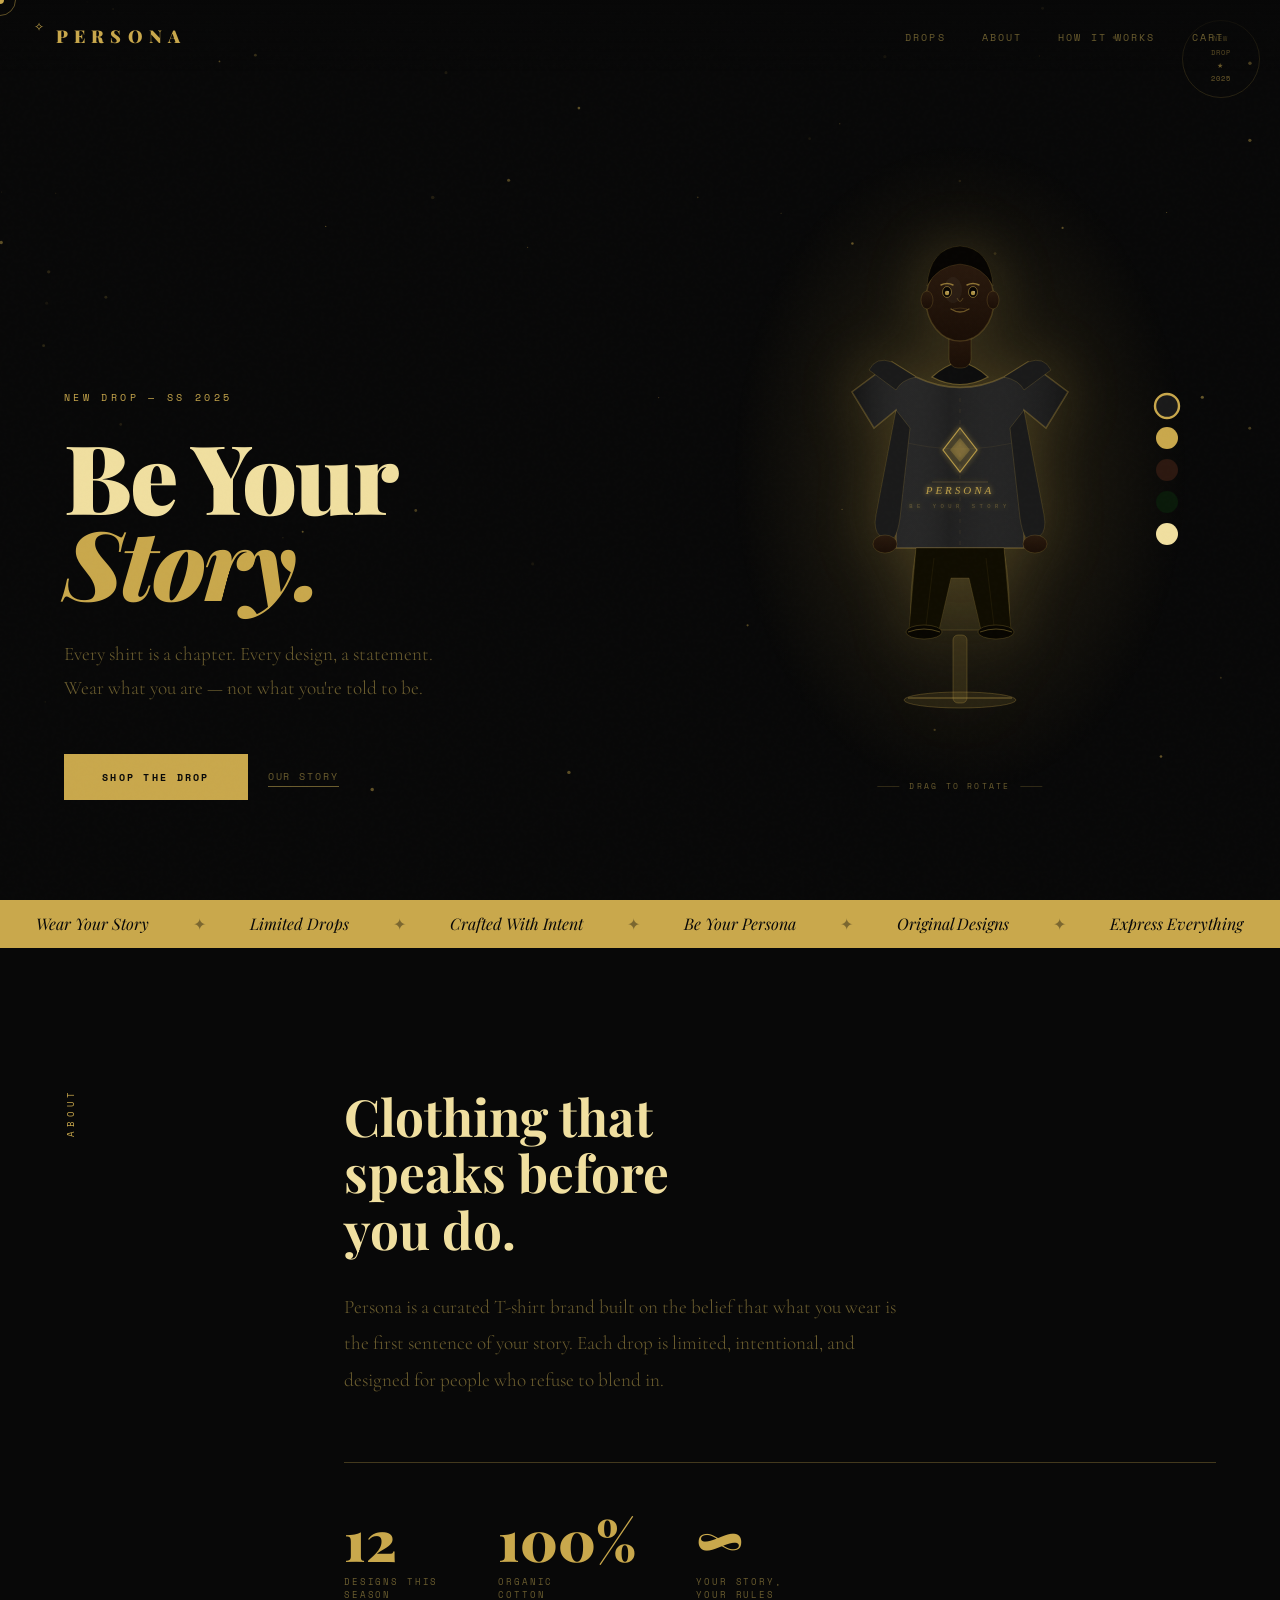
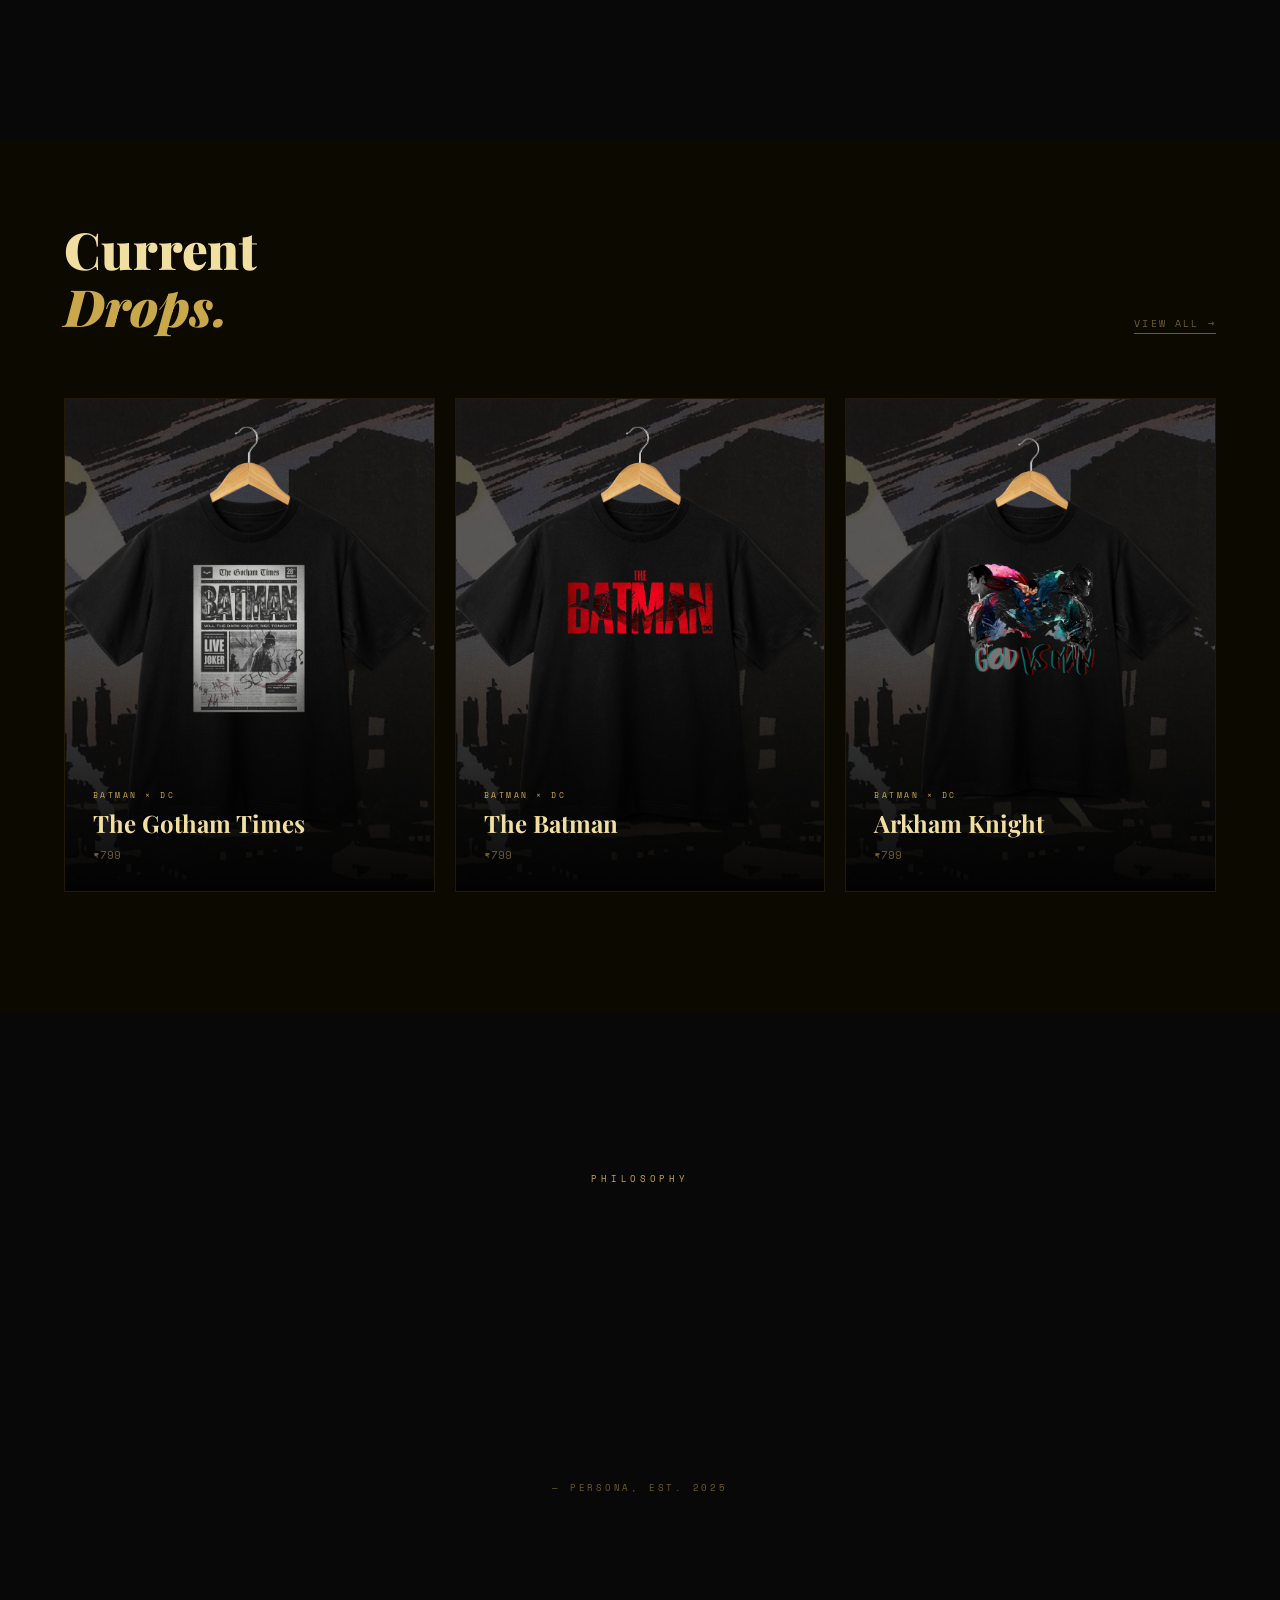
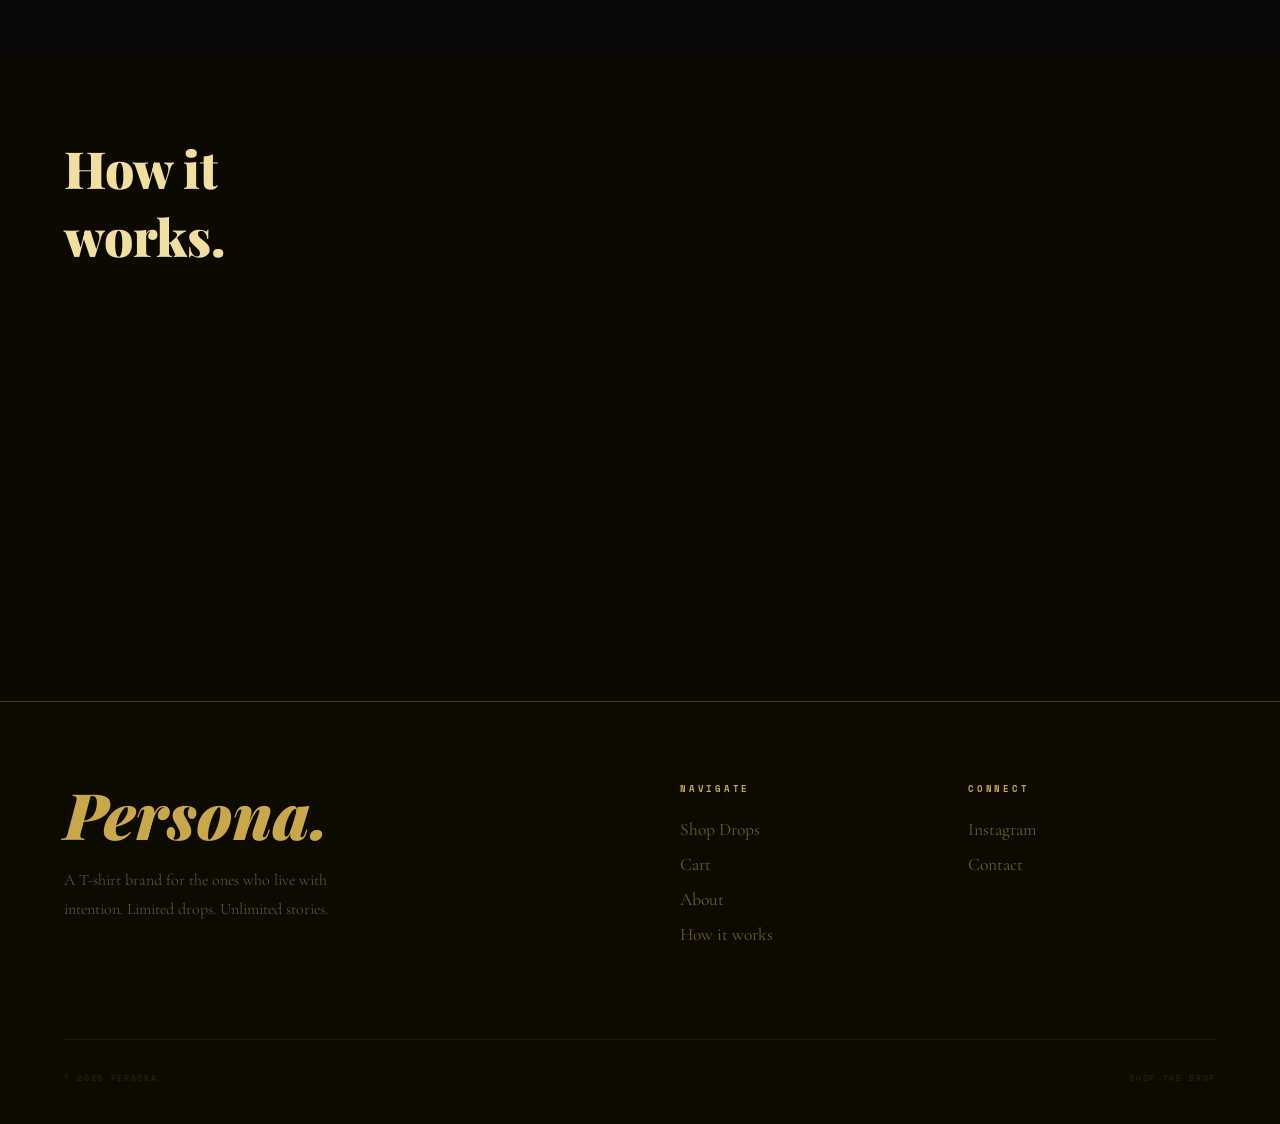
<file: index.html>
<!DOCTYPE html>
<html lang="en">
<head>
  <meta charset="UTF-8" />
  <meta name="viewport" content="width=device-width, initial-scale=1.0"/>
  <title>PERSONA — Wear Your Story</title>
  <link href="https://fonts.googleapis.com/css2?family=Playfair+Display:ital,wght@0,400;0,700;0,900;1,400&family=Cormorant+Garamond:wght@300;400;600&family=Space+Mono:wght@400;700&display=swap" rel="stylesheet"/>
  <style>
    *, *::before, *::after { margin: 0; padding: 0; box-sizing: border-box; }
    :root {
      --black: #080808;
      --deep: #0d0b00;
      --gold: #c9a84c;
      --gold-light: #e8c96a;
      --gold-dim: rgba(201,168,76,0.3);
      --gold-faint: rgba(201,168,76,0.08);
      --muted: #6b5d2f;
      --cream: #f0dfa0;
    }
    html { scroll-behavior: smooth; }
    body {
      background: var(--black);
      color: var(--cream);
      font-family: 'Cormorant Garamond', serif;
      overflow-x: hidden;
      cursor: none;
    }
    #cursor-dot {
      width: 8px; height: 8px;
      background: var(--gold);
      border-radius: 50%;
      position: fixed;
      pointer-events: none;
      z-index: 9999;
      transform: translate(-50%,-50%);
      transition: width .2s, height .2s;
    }
    #cursor-ring {
      width: 32px; height: 32px;
      border: 1.5px solid var(--gold);
      border-radius: 50%;
      position: fixed;
      pointer-events: none;
      z-index: 9998;
      transform: translate(-50%,-50%);
      opacity: 0.45;
      transition: width .3s, height .3s, opacity .3s;
    }
    body.hovering #cursor-dot { width: 14px; height: 14px; background: var(--gold-light); }
    body.hovering #cursor-ring { width: 52px; height: 52px; opacity: 0.2; }

    .trail-particle {
      position: fixed;
      pointer-events: none;
      z-index: 9990;
      transform: translate(-50%,-50%);
      animation: trailFade 0.7s ease forwards;
      line-height: 1;
    }
    @keyframes trailFade {
      0%   { opacity:.8; transform:translate(-50%,-50%) scale(1); }
      100% { opacity:0;  transform:translate(-50%,-50%) scale(0.2) translateY(-18px); }
    }
    .cursor-follower {
      position: fixed;
      pointer-events: none;
      z-index: 9985;
      transform: translate(-50%,-50%);
      animation: floatEmoji 3s ease-in-out infinite;
      color: var(--gold);
      line-height: 1;
    }
    @keyframes floatEmoji {
      0%,100% { transform:translate(-50%,-50%) rotate(-12deg) scale(1); }
      50%      { transform:translate(-50%,-50%) rotate(12deg) scale(1.2); }
    }
    body::after {
      content:'';
      position:fixed; inset:0;
      background-image:url("data:image/svg+xml,%3Csvg viewBox='0 0 256 256' xmlns='http://www.w3.org/2000/svg'%3E%3Cfilter id='n'%3E%3CfeTurbulence type='fractalNoise' baseFrequency='0.85' numOctaves='4' stitchTiles='stitch'/%3E%3C/filter%3E%3Crect width='100%25' height='100%25' filter='url(%23n)' opacity='0.04'/%3E%3C/svg%3E");
      pointer-events:none; z-index:200; opacity:.35;
    }
    nav {
      position:fixed; top:0; left:0; right:0; z-index:500;
      padding:24px 56px;
      display:flex; justify-content:space-between; align-items:center;
      background:linear-gradient(to bottom,rgba(8,8,8,.95),transparent);
    }
    .nav-logo {
      font-family:'Playfair Display',serif;
      font-size:1.1rem; font-weight:900;
      letter-spacing:.35em; text-transform:uppercase;
      color:var(--gold); text-decoration:none;
    }
    .nav-links { display:flex; gap:36px; list-style:none; }
    .nav-links a {
      font-family:'Space Mono',monospace;
      font-size:.6rem; letter-spacing:.22em; text-transform:uppercase;
      color:var(--muted); text-decoration:none; transition:color .2s;
    }
    .nav-links a:hover { color:var(--gold); }

    .hero {
      min-height:100vh;
      display:grid; grid-template-columns:1fr 1fr;
      position:relative; overflow:hidden;
    }
    .hero-bg { position:absolute; inset:0; z-index:0; overflow:hidden; }
    .hero-bg canvas { position:absolute; inset:0; }
    .hero-left {
      display:flex; flex-direction:column; justify-content:flex-end;
      padding:140px 64px 100px; position:relative; z-index:2;
    }
    .hero-eyebrow {
      font-family:'Space Mono',monospace;
      font-size:.6rem; letter-spacing:.35em; text-transform:uppercase;
      color:var(--gold); margin-bottom:28px;
      opacity:0; animation:fadeUp .8s .3s forwards;
    }
    .hero-title {
      font-family:'Playfair Display',serif;
      font-size:clamp(3.5rem,7.5vw,9rem); font-weight:900;
      line-height:.9; letter-spacing:-.02em; color:var(--cream);
      opacity:0; animation:fadeUp .9s .5s forwards;
    }
    .hero-title em { font-style:italic; color:var(--gold); display:block; }
    .hero-sub {
      font-size:1.2rem; font-weight:300; color:var(--muted);
      margin-top:32px; max-width:380px; line-height:1.8;
      opacity:0; animation:fadeUp .9s .7s forwards;
    }
    .hero-cta {
      margin-top:48px; display:flex; gap:20px; align-items:center;
      opacity:0; animation:fadeUp .9s .9s forwards;
    }
    .btn-primary {
      background:var(--gold); color:var(--black);
      padding:15px 38px;
      font-family:'Space Mono',monospace;
      font-size:.65rem; letter-spacing:.22em; text-transform:uppercase;
      text-decoration:none; font-weight:700;
      transition:background .3s, transform .2s, box-shadow .3s;
    }
    .btn-primary:hover { background:var(--gold-light); transform:translateY(-3px); box-shadow:0 12px 40px rgba(201,168,76,.35); }
    .btn-ghost {
      font-family:'Space Mono',monospace;
      font-size:.65rem; letter-spacing:.18em; text-transform:uppercase;
      color:var(--muted); text-decoration:none;
      border-bottom:1px solid var(--muted); padding-bottom:2px;
      transition:color .2s, border-color .2s;
    }
    .btn-ghost:hover { color:var(--gold); border-color:var(--gold); }

    .hero-right {
      position:relative; display:flex; align-items:center; justify-content:center;
      z-index:2; padding:100px 40px 60px;
    }
    .mannequin-wrapper {
      position:relative; width:340px; height:540px;
      display:flex; align-items:center; justify-content:center;
    }
    .mannequin-glow {
      position:absolute; inset:-60px;
      background:radial-gradient(ellipse at center,rgba(201,168,76,.18) 0%,transparent 70%);
      pointer-events:none;
    }
    .mannequin-hint {
      position:absolute; bottom:-52px; left:50%;
      transform:translateX(-50%);
      font-family:'Space Mono',monospace;
      font-size:.5rem; letter-spacing:.28em; text-transform:uppercase;
      color:var(--muted); white-space:nowrap;
      display:flex; align-items:center; gap:10px;
    }
    .mannequin-hint::before,.mannequin-hint::after {
      content:''; width:22px; height:1px; background:var(--muted); opacity:.4;
    }
    #mannequin-3d {
      width:100%; height:100%;
      display:flex; align-items:center; justify-content:center;
      cursor:grab; user-select:none;
    }
    #mannequin-3d:active { cursor:grabbing; }
    #mannequin-svg {
      width:280px; height:480px;
      filter:drop-shadow(0 0 30px rgba(201,168,76,.22));
      transition:filter .3s;
    }
    #mannequin-3d:hover #mannequin-svg { filter:drop-shadow(0 0 55px rgba(201,168,76,.5)); }
    .shirt-colors {
      position:absolute; right:-48px; top:50%;
      transform:translateY(-50%);
      display:flex; flex-direction:column; gap:10px;
    }
    .shirt-swatch {
      width:22px; height:22px; border-radius:50%;
      border:2px solid transparent;
      cursor:none; transition:border-color .2s, transform .2s;
    }
    .shirt-swatch.active { border-color:var(--gold); transform:scale(1.2); }
    .shirt-swatch:hover { transform:scale(1.15); }
    .design-badge {
      position:absolute; top:20px; right:20px;
      width:78px; height:78px;
      border:1px solid var(--gold-dim); border-radius:50%;
      display:flex; align-items:center; justify-content:center;
      flex-direction:column; text-align:center;
      animation:spin 22s linear infinite; opacity:.55;
    }
    .design-badge span {
      font-family:'Space Mono',monospace;
      font-size:.42rem; letter-spacing:.15em; text-transform:uppercase;
      color:var(--gold); line-height:2;
    }
    @keyframes spin { from{transform:rotate(0)} to{transform:rotate(360deg)} }

    .marquee-wrap { background:var(--gold); padding:13px 0; overflow:hidden; white-space:nowrap; }
    .marquee-track { display:inline-flex; animation:marquee 20s linear infinite; }
    .marquee-track span { font-family:'Playfair Display',serif; font-size:1rem; font-style:italic; color:var(--black); padding:0 36px; }
    .marquee-track .dot { font-style:normal; opacity:.4; padding:0 8px; }
    @keyframes marquee { from{transform:translateX(0)} to{transform:translateX(-50%)} }

    .about {
      padding:140px 64px; max-width:1400px; margin:0 auto;
      display:grid; grid-template-columns:200px 1fr; gap:80px; align-items:start;
    }
    .section-label {
      font-family:'Space Mono',monospace; font-size:.58rem;
      letter-spacing:.4em; text-transform:uppercase; color:var(--gold);
      writing-mode:vertical-rl; transform:rotate(180deg);
    }
    .about-content h2 {
      font-family:'Playfair Display',serif;
      font-size:clamp(2.5rem,4vw,4.5rem); font-weight:700;
      line-height:1.1; margin-bottom:32px; color:var(--cream);
    }
    .about-content p { font-size:1.2rem; font-weight:300; line-height:1.9; color:var(--muted); max-width:580px; }
    .about-stats {
      display:flex; gap:60px; margin-top:64px; padding-top:48px;
      border-top:1px solid var(--gold-dim);
    }
    .stat-num { font-family:'Playfair Display',serif; font-size:3.5rem; font-weight:900; color:var(--gold); line-height:1; }
    .stat-label { font-family:'Space Mono',monospace; font-size:.58rem; letter-spacing:.2em; text-transform:uppercase; color:var(--muted); margin-top:8px; }

    .drops { padding:80px 64px 120px; background:#0b0900; }
    .drops-header {
      display:flex; justify-content:space-between; align-items:flex-end;
      margin-bottom:64px; max-width:1400px; margin-left:auto; margin-right:auto;
    }
    .drops-header h2 { font-family:'Playfair Display',serif; font-size:clamp(2rem,4vw,4rem); font-weight:900; color:var(--cream); line-height:1.1; }
    .drops-header h2 em { font-style:italic; color:var(--gold); }
    .drops-header a {
      font-family:'Space Mono',monospace; font-size:.62rem; letter-spacing:.22em; text-transform:uppercase;
      color:var(--muted); text-decoration:none; border-bottom:1px solid var(--muted);
      padding-bottom:2px; white-space:nowrap; transition:color .2s, border-color .2s;
    }
    .drops-header a:hover { color:var(--gold); border-color:var(--gold); }
    .drops-grid { display:grid; grid-template-columns:repeat(3,1fr); gap:20px; max-width:1400px; margin:0 auto; }
    .drop-card {
      position:relative; aspect-ratio:3/4; overflow:hidden;
      background:#0d0a00; border:1px solid rgba(201,168,76,.1); transition:border-color .3s;
    }
    .drop-card:hover { border-color:rgba(201,168,76,.4); }
    .drop-card-bg { position:absolute; inset:0; display:flex; align-items:center; justify-content:center; transition:transform .6s cubic-bezier(.25,.46,.45,.94); }
    .drop-card:hover .drop-card-bg { transform:scale(1.06); }
    .drop-overlay { position:absolute; inset:0; background:linear-gradient(to top,rgba(0,0,0,.9) 0%,transparent 55%); }
    .drop-info { position:absolute; bottom:0; left:0; right:0; padding:28px; }
    .drop-tag { font-family:'Space Mono',monospace; font-size:.52rem; letter-spacing:.3em; text-transform:uppercase; color:var(--gold); margin-bottom:8px; }
    .drop-name { font-family:'Playfair Display',serif; font-size:1.5rem; font-weight:700; color:var(--cream); line-height:1.2; }
    .drop-price { font-family:'Space Mono',monospace; font-size:.7rem; color:var(--muted); margin-top:8px; }

    .philosophy { padding:160px 64px; text-align:center; max-width:900px; margin:0 auto; }
    .philosophy .section-label { writing-mode:horizontal-tb; transform:none; display:block; margin:0 auto 48px; }
    .philosophy blockquote { font-family:'Playfair Display',serif; font-size:clamp(2rem,4vw,3.5rem); font-weight:400; font-style:italic; line-height:1.35; color:var(--cream); }
    .philosophy blockquote em { font-style:normal; color:var(--gold); }
    .philosophy cite { display:block; margin-top:40px; font-family:'Space Mono',monospace; font-size:.58rem; letter-spacing:.3em; text-transform:uppercase; color:var(--muted); font-style:normal; }

    .how { padding:80px 64px 120px; background:#0b0900; }
    .how-header { max-width:1400px; margin:0 auto 80px; }
    .how-header h2 { font-family:'Playfair Display',serif; font-size:clamp(2rem,4vw,4rem); font-weight:900; color:var(--cream); }
    .how-steps { display:grid; grid-template-columns:repeat(4,1fr); gap:40px; max-width:1400px; margin:0 auto; }
    .step { padding-top:24px; border-top:1px solid var(--gold-dim); }
    .step-num { font-family:'Playfair Display',serif; font-size:4rem; font-weight:900; color:var(--gold); opacity:.18; line-height:1; margin-bottom:16px; }
    .step-title { font-family:'Playfair Display',serif; font-size:1.35rem; font-weight:700; margin-bottom:12px; color:var(--cream); }
    .step-desc { font-size:1rem; font-weight:300; color:var(--muted); line-height:1.8; }

    footer { background:var(--deep); padding:80px 64px 40px; border-top:1px solid var(--gold-dim); }
    .footer-top { display:grid; grid-template-columns:1fr 1fr; gap:80px; max-width:1400px; margin:0 auto; padding-bottom:80px; border-bottom:1px solid rgba(201,168,76,.08); }
    .footer-brand h3 { font-family:'Playfair Display',serif; font-size:clamp(2.5rem,5vw,5rem); font-weight:900; font-style:italic; color:var(--gold); line-height:1; }
    .footer-brand p { font-size:1rem; font-weight:300; color:var(--muted); margin-top:20px; max-width:320px; line-height:1.8; }
    .footer-links h4 { font-family:'Space Mono',monospace; font-size:.58rem; letter-spacing:.3em; text-transform:uppercase; color:var(--gold); margin-bottom:24px; }
    .footer-links ul { list-style:none; }
    .footer-links li { margin-bottom:14px; }
    .footer-links a { font-family:'Cormorant Garamond',serif; font-size:1.1rem; color:var(--muted); text-decoration:none; transition:color .2s; }
    .footer-links a:hover { color:var(--gold); }
    .footer-bottom { max-width:1400px; margin:0 auto; padding-top:32px; display:flex; justify-content:space-between; align-items:center; }
    .footer-bottom p { font-family:'Space Mono',monospace; font-size:.52rem; letter-spacing:.2em; color:rgba(201,168,76,.2); text-transform:uppercase; }
    .footer-bottom a { color:rgba(201,168,76,.2); text-decoration:none; transition:color .2s; }
    .footer-bottom a:hover { color:var(--gold); }

    @keyframes fadeUp { from{opacity:0;transform:translateY(30px)} to{opacity:1;transform:translateY(0)} }

    @media(max-width:900px){
      .hero{grid-template-columns:1fr;min-height:auto}
      .hero-left{padding:120px 32px 40px}
      .hero-right{padding:40px 32px 80px}
      nav{padding:20px 32px}
      .nav-links{display:none}
      .about{grid-template-columns:1fr;padding:80px 32px;gap:24px}
      .section-label{writing-mode:horizontal-tb;transform:none;margin-bottom:12px}
      .drops{padding:60px 32px 80px}
      .drops-header{flex-direction:column;align-items:flex-start;gap:20px}
      .drops-grid{grid-template-columns:1fr 1fr}
      .how{padding:60px 32px 80px}
      .how-steps{grid-template-columns:1fr 1fr}
      .philosophy{padding:80px 32px}
      footer{padding:60px 32px 32px}
      .footer-top{grid-template-columns:1fr;gap:48px}
      .about-stats{gap:32px}
      .shirt-colors{right:-35px}
    }
    @media(max-width:600px){
      .drops-grid{grid-template-columns:1fr}
      .how-steps{grid-template-columns:1fr}
    }
  </style>
</head>
<body>

<div id="cursor-dot"></div>
<div id="cursor-ring"></div>
<div class="cursor-follower" id="f1" style="font-size:1rem">✦</div>
<div class="cursor-follower" id="f2" style="font-size:.85rem">★</div>
<div class="cursor-follower" id="f3" style="font-size:1.1rem">◆</div>
<div class="cursor-follower" id="f4" style="font-size:.75rem">✧</div>

<nav>
  <a href="#" class="nav-logo">Persona</a>
  <ul class="nav-links">
    <li><a href="shop.html">Drops</a></li>
    <li><a href="#about">About</a></li>
    <li><a href="#how">How it works</a></li>
    <li><a href="cart.html">Cart</a></li>
  </ul>
</nav>

<section class="hero" id="home">
  <div class="hero-bg"><canvas id="particleCanvas"></canvas></div>
  <div class="hero-left">
    <p class="hero-eyebrow">New Drop — SS 2025</p>
    <h1 class="hero-title">Be Your<br/><em>Story.</em></h1>
    <p class="hero-sub">Every shirt is a chapter. Every design, a statement. Wear what you are — not what you're told to be.</p>
    <div class="hero-cta">
      <a href="shop.html" class="btn-primary">Shop the Drop</a>
      <a href="#about" class="btn-ghost">Our story</a>
    </div>
  </div>

  <div class="hero-right">
    <div class="design-badge"><span>NEW<br/>DROP<br/>★<br/>2025</span></div>
    <div class="mannequin-wrapper">
      <div class="mannequin-glow"></div>
      <div class="shirt-colors" id="shirtColors">
        <div class="shirt-swatch active" style="background:#1a1a1a" data-color="#1a1a1a"></div>
        <div class="shirt-swatch" style="background:#c9a84c" data-color="#c9a84c"></div>
        <div class="shirt-swatch" style="background:#2c1810" data-color="#2c1810"></div>
        <div class="shirt-swatch" style="background:#0a1a0a" data-color="#0a1a0a"></div>
        <div class="shirt-swatch" style="background:#f0dfa0" data-color="#f0dfa0"></div>
      </div>
      <div id="mannequin-3d">
        <svg id="mannequin-svg" viewBox="0 0 280 480" fill="none" xmlns="http://www.w3.org/2000/svg">
          <defs>
            <linearGradient id="bodyShade" x1="0" y1="0" x2="1" y2="0">
              <stop offset="0%" stop-color="rgba(0,0,0,0.35)"/>
              <stop offset="45%" stop-color="rgba(255,255,255,0.04)"/>
              <stop offset="100%" stop-color="rgba(0,0,0,0.28)"/>
            </linearGradient>
            <linearGradient id="skinGrad" x1="0" y1="0" x2="0" y2="1">
              <stop offset="0%" stop-color="#2a1a0e"/>
              <stop offset="100%" stop-color="#1a0e06"/>
            </linearGradient>
            <filter id="glow2">
              <feGaussianBlur stdDeviation="2.5" result="b"/>
              <feMerge><feMergeNode in="b"/><feMergeNode in="SourceGraphic"/></feMerge>
            </filter>
          </defs>

          <!-- Stand -->
          <ellipse cx="140" cy="470" rx="56" ry="8" fill="rgba(201,168,76,.12)" stroke="rgba(201,168,76,.25)" stroke-width="1"/>
          <rect x="133" y="405" width="14" height="68" rx="5" fill="rgba(201,168,76,.15)" stroke="rgba(201,168,76,.25)" stroke-width="1"/>
          <line x1="88" y1="468" x2="192" y2="468" stroke="rgba(201,168,76,.25)" stroke-width="2"/>

          <!-- Hips -->
          <path d="M96 320 Q89 360 91 400 L189 400 Q191 360 184 320 Z" fill="rgba(201,168,76,.05)" stroke="rgba(201,168,76,.18)" stroke-width="1"/>

          <!-- SHIRT body -->
          <path id="shirt-body"
            d="M72 132 L32 162 L54 198 L76 180 L76 318 L204 318 L204 180 L226 198 L248 162 L208 132 L184 147 Q140 168 96 147 Z"
            fill="#1a1a1a" stroke="rgba(201,168,76,.32)" stroke-width="1.5"/>
          <!-- Shade overlay -->
          <path d="M72 132 L32 162 L54 198 L76 180 L76 318 L204 318 L204 180 L226 198 L248 162 L208 132 L184 147 Q140 168 96 147 Z"
            fill="url(#bodyShade)" opacity=".65"/>

          <!-- Shirt seam -->
          <line x1="140" y1="168" x2="140" y2="316" stroke="rgba(201,168,76,.1)" stroke-width="1" stroke-dasharray="4,7"/>
          <path d="M76 210 Q140 228 204 210" stroke="rgba(201,168,76,.08)" stroke-width="1" fill="none"/>

          <!-- PERSONA print design -->
          <g id="shirt-design" filter="url(#glow2)">
            <polygon points="140,198 157,220 140,242 123,220" stroke="rgba(201,168,76,.85)" stroke-width="1.2" fill="rgba(201,168,76,.07)"/>
            <polygon points="140,208 150,220 140,232 130,220" fill="rgba(201,168,76,.28)"/>
            <line x1="112" y1="252" x2="168" y2="252" stroke="rgba(201,168,76,.28)" stroke-width=".8"/>
            <text x="140" y="264" text-anchor="middle" font-family="serif" font-size="11" font-style="italic" fill="rgba(201,168,76,.9)" letter-spacing="3">PERSONA</text>
            <text x="140" y="278" text-anchor="middle" font-family="monospace" font-size="5.5" fill="rgba(201,168,76,.38)" letter-spacing="4.5">BE YOUR STORY</text>
          </g>

          <!-- Collar -->
          <path d="M112 147 Q140 162 168 147 Q155 135 140 132 Q125 135 112 147 Z"
            fill="#0d0d0d" stroke="rgba(201,168,76,.4)" stroke-width="1.2"/>
          <!-- Shoulder seams -->
          <path d="M72 132 Q56 126 49 140 L76 160 Q81 150 96 147 Z" fill="#1a1a1a" stroke="rgba(201,168,76,.18)" stroke-width="1"/>
          <path d="M208 132 Q224 126 231 140 L204 160 Q199 150 184 147 Z" fill="#1a1a1a" stroke="rgba(201,168,76,.18)" stroke-width="1"/>

          <!-- Neck -->
          <rect x="129" y="92" width="22" height="46" rx="9" fill="url(#skinGrad)" stroke="rgba(201,168,76,.18)" stroke-width="1"/>

          <!-- Head -->
          <ellipse cx="140" cy="70" rx="34" ry="41" fill="url(#skinGrad)" stroke="rgba(201,168,76,.22)" stroke-width="1.5"/>
          <ellipse cx="133" cy="60" rx="9" ry="13" fill="rgba(255,255,255,0.035)"/>
          <!-- Eyes -->
          <ellipse cx="127" cy="62" rx="4.5" ry="5.5" fill="#060402" stroke="rgba(201,168,76,.5)" stroke-width="1"/>
          <ellipse cx="153" cy="62" rx="4.5" ry="5.5" fill="#060402" stroke="rgba(201,168,76,.5)" stroke-width="1"/>
          <circle cx="127" cy="63" r="2.2" fill="rgba(201,168,76,.85)"/>
          <circle cx="153" cy="63" r="2.2" fill="rgba(201,168,76,.85)"/>
          <circle cx="128.2" cy="61.8" r=".7" fill="rgba(255,255,255,.5)"/>
          <circle cx="154.2" cy="61.8" r=".7" fill="rgba(255,255,255,.5)"/>
          <!-- Eyebrows -->
          <path d="M121 55 Q127 52 133 55" stroke="rgba(201,168,76,.65)" stroke-width="1.5" fill="none" stroke-linecap="round"/>
          <path d="M147 55 Q153 52 159 55" stroke="rgba(201,168,76,.65)" stroke-width="1.5" fill="none" stroke-linecap="round"/>
          <!-- Nose -->
          <path d="M137 68 Q140 75 143 68" stroke="rgba(201,168,76,.28)" stroke-width="1" fill="none"/>
          <!-- Lips -->
          <path d="M131 79 Q140 85 149 79" stroke="rgba(201,168,76,.45)" stroke-width="1.3" fill="none" stroke-linecap="round"/>
          <path d="M133 79 Q140 77 147 79" stroke="rgba(201,168,76,.2)" stroke-width=".8" fill="none"/>
          <!-- Hair -->
          <path d="M107 56 Q110 18 140 16 Q170 18 173 56 Q163 36 140 34 Q117 36 107 56 Z"
            fill="#060402" stroke="rgba(201,168,76,.12)" stroke-width="1"/>
          <!-- Ears -->
          <ellipse cx="107" cy="70" rx="6" ry="9" fill="url(#skinGrad)" stroke="rgba(201,168,76,.18)" stroke-width="1"/>
          <ellipse cx="173" cy="70" rx="6" ry="9" fill="url(#skinGrad)" stroke="rgba(201,168,76,.18)" stroke-width="1"/>

          <!-- Arms -->
          <path d="M76 180 L56 285 Q53 300 60 306 L74 308 Q78 302 80 288 L90 198 Z"
            fill="#1a1a1a" stroke="rgba(201,168,76,.18)" stroke-width="1"/>
          <ellipse cx="65" cy="314" rx="12" ry="9" fill="url(#skinGrad)" stroke="rgba(201,168,76,.18)" stroke-width="1"/>
          <path d="M204 180 L224 285 Q227 300 220 306 L206 308 Q202 302 200 288 L190 198 Z"
            fill="#1a1a1a" stroke="rgba(201,168,76,.18)" stroke-width="1"/>
          <ellipse cx="215" cy="314" rx="12" ry="9" fill="url(#skinGrad)" stroke="rgba(201,168,76,.18)" stroke-width="1"/>

          <!-- Legs -->
          <path d="M96 318 L89 400 L119 400 L131 348 L149 348 L161 400 L191 400 L184 318 Z"
            fill="#100d00" stroke="rgba(201,168,76,.16)" stroke-width="1"/>
          <line x1="114" y1="328" x2="106" y2="396" stroke="rgba(201,168,76,.08)" stroke-width="1"/>
          <line x1="166" y1="328" x2="174" y2="396" stroke="rgba(201,168,76,.08)" stroke-width="1"/>

          <!-- Shoes -->
          <ellipse cx="104" cy="402" rx="18" ry="7" fill="#080600" stroke="rgba(201,168,76,.22)" stroke-width="1"/>
          <ellipse cx="176" cy="402" rx="18" ry="7" fill="#080600" stroke="rgba(201,168,76,.22)" stroke-width="1"/>
          <path d="M88 402 Q104 396 120 402" stroke="rgba(201,168,76,.38)" stroke-width="1" fill="none"/>
          <path d="M160 402 Q176 396 192 402" stroke="rgba(201,168,76,.38)" stroke-width="1" fill="none"/>
        </svg>
      </div>
      <div class="mannequin-hint">drag to rotate</div>
    </div>
  </div>
</section>

<div class="marquee-wrap">
  <div class="marquee-track">
    <span>Wear Your Story</span><span class="dot">✦</span>
    <span>Limited Drops</span><span class="dot">✦</span>
    <span>Crafted With Intent</span><span class="dot">✦</span>
    <span>Be Your Persona</span><span class="dot">✦</span>
    <span>Original Designs</span><span class="dot">✦</span>
    <span>Express Everything</span><span class="dot">✦</span>
    <span>Wear Your Story</span><span class="dot">✦</span>
    <span>Limited Drops</span><span class="dot">✦</span>
    <span>Crafted With Intent</span><span class="dot">✦</span>
    <span>Be Your Persona</span><span class="dot">✦</span>
    <span>Original Designs</span><span class="dot">✦</span>
    <span>Express Everything</span><span class="dot">✦</span>
  </div>
</div>

<section class="about" id="about">
  <div><div class="section-label">About</div></div>
  <div class="about-content">
    <h2>Clothing that<br/>speaks before<br/>you do.</h2>
    <p>Persona is a curated T-shirt brand built on the belief that what you wear is the first sentence of your story. Each drop is limited, intentional, and designed for people who refuse to blend in.</p>
    <div class="about-stats">
      <div><div class="stat-num">12</div><div class="stat-label">Designs this<br/>season</div></div>
      <div><div class="stat-num">100%</div><div class="stat-label">Organic<br/>cotton</div></div>
      <div><div class="stat-num">∞</div><div class="stat-label">Your story,<br/>your rules</div></div>
    </div>
  </div>
</section>

<section class="drops" id="drops">
  <div class="drops-header">
    <h2>Current<br/><em>Drops.</em></h2>
    <a href="shop.html">View All →</a>
  </div>
  <div class="drops-grid">
    <a class="drop-card" href="shop.html" style="text-decoration:none;display:block;">
      <div class="drop-card-bg">
        <img src="./images/img_01.png" alt="The Gotham Times" style="width:100%;height:100%;object-fit:cover;"/>
      </div>
      <div class="drop-overlay"></div>
      <div class="drop-info"><p class="drop-tag">Batman × DC</p><h3 class="drop-name">The Gotham Times</h3><p class="drop-price">₹799</p></div>
    </a>
    <a class="drop-card" href="shop.html" style="text-decoration:none;display:block;">
      <div class="drop-card-bg">
        <img src="./images/img_02.png" alt="The Batman" style="width:100%;height:100%;object-fit:cover;"/>
      </div>
      <div class="drop-overlay"></div>
      <div class="drop-info"><p class="drop-tag">Batman × DC</p><h3 class="drop-name">The Batman</h3><p class="drop-price">₹799</p></div>
    </a>
    <a class="drop-card" href="shop.html" style="text-decoration:none;display:block;">
      <div class="drop-card-bg">
        <img src="./images/img_03.png" alt="Arkham Knight" style="width:100%;height:100%;object-fit:cover;"/>
      </div>
      <div class="drop-overlay"></div>
      <div class="drop-info"><p class="drop-tag">Batman × DC</p><h3 class="drop-name">Arkham Knight</h3><p class="drop-price">₹799</p></div>
    </a>
  </div>
</section>

<section class="philosophy">
  <span class="section-label">Philosophy</span>
  <blockquote>"Your clothes are not just fabric —<br/>they're the <em>loudest thing</em> about you<br/>before you say a word."</blockquote>
  <cite>— Persona, est. 2025</cite>
</section>

<section class="how" id="how">
  <div class="how-header"><h2>How it<br/>works.</h2></div>
  <div class="how-steps">
    <div class="step"><div class="step-num">01</div><h3 class="step-title">Browse the Drop</h3><p class="step-desc">Each collection is limited. Pick the design that speaks your story before it's gone.</p></div>
    <div class="step"><div class="step-num">02</div><h3 class="step-title">Choose Your Fit</h3><p class="step-desc">Select your size. All shirts are unisex, made from 100% organic cotton.</p></div>
    <div class="step"><div class="step-num">03</div><h3 class="step-title">We Print & Ship</h3><p class="step-desc">Your order is printed on demand and shipped directly to your door. No middlemen.</p></div>
    <div class="step"><div class="step-num">04</div><h3 class="step-title">Wear Your Story</h3><p class="step-desc">Step out in something that actually means something. That's the Persona way.</p></div>
  </div>
</section>

<footer>
  <div class="footer-top">
    <div class="footer-brand">
      <h3>Persona.</h3>
      <p>A T-shirt brand for the ones who live with intention. Limited drops. Unlimited stories.</p>
    </div>
    <div style="display:grid;grid-template-columns:1fr 1fr;gap:40px">
      <div class="footer-links">
        <h4>Navigate</h4>
        <ul>
          <li><a href="shop.html">Shop Drops</a></li>
          <li><a href="cart.html">Cart</a></li>
          <li><a href="#about">About</a></li>
          <li><a href="#how">How it works</a></li>
        </ul>
      </div>
      <div class="footer-links">
        <h4>Connect</h4>
        <ul>
          <li><a href="#">Instagram</a></li>
          <li><a href="#">Contact</a></li>
        </ul>
      </div>
    </div>
  </div>
  <div class="footer-bottom">
    <p>© 2025 Persona.</p>
    <p><a href="shop.html">Shop the Drop</a></p>
  </div>
</footer>

<script>
/* CURSOR */
const dot = document.getElementById('cursor-dot');
const ring = document.getElementById('cursor-ring');
let mx=0,my=0,rx=0,ry=0;

document.addEventListener('mousemove',e=>{ mx=e.clientX; my=e.clientY; dot.style.left=mx+'px'; dot.style.top=my+'px'; spawnTrail(mx,my); });
(function ar(){ rx+=(mx-rx)*.1; ry+=(my-ry)*.1; ring.style.left=rx+'px'; ring.style.top=ry+'px'; requestAnimationFrame(ar); })();
document.querySelectorAll('a,button,.drop-card,.shirt-swatch').forEach(el=>{
  el.addEventListener('mouseenter',()=>document.body.classList.add('hovering'));
  el.addEventListener('mouseleave',()=>document.body.classList.remove('hovering'));
});

/* TRAIL */
const SHAPES=['✦','★','◆','✧','◈','⬡'];
let lastTrail=0;
function spawnTrail(x,y){
  const now=Date.now(); if(now-lastTrail<65) return; lastTrail=now;
  const p=document.createElement('div');
  p.className='trail-particle';
  const s=7+Math.random()*9;
  p.style.cssText=`left:${x}px;top:${y}px;font-size:${s}px;color:rgba(201,168,76,${.35+Math.random()*.45})`;
  p.textContent=SHAPES[Math.floor(Math.random()*SHAPES.length)];
  document.body.appendChild(p);
  setTimeout(()=>p.remove(),750);
}

/* FOLLOWERS */
const fData=[
  {el:document.getElementById('f1'),x:0,y:0,lag:.052,ox:-42,oy:-36},
  {el:document.getElementById('f2'),x:0,y:0,lag:.038,ox: 38,oy:-28},
  {el:document.getElementById('f3'),x:0,y:0,lag:.028,ox:-30,oy: 40},
  {el:document.getElementById('f4'),x:0,y:0,lag:.065,ox: 45,oy: 32},
];
(function af(){
  fData.forEach(f=>{
    f.x+=(mx+f.ox-f.x)*f.lag;
    f.y+=(my+f.oy-f.y)*f.lag;
    f.el.style.left=f.x+'px';
    f.el.style.top=f.y+'px';
  });
  requestAnimationFrame(af);
})();

/* PARTICLE CANVAS */
const canvas=document.getElementById('particleCanvas');
const ctx=canvas.getContext('2d');
function rz(){ canvas.width=canvas.parentElement.offsetWidth; canvas.height=canvas.parentElement.offsetHeight; }
rz(); window.addEventListener('resize',rz);
const pts=Array.from({length:55},()=>({
  x:Math.random()*1400,y:Math.random()*800,
  r:.4+Math.random()*1.4,vx:(Math.random()-.5)*.28,vy:(Math.random()-.5)*.28,
  a:Math.random(),da:.002+Math.random()*.005
}));
(function dp(){
  ctx.clearRect(0,0,canvas.width,canvas.height);
  pts.forEach(p=>{
    p.x+=p.vx; p.y+=p.vy; p.a+=p.da;
    if(p.a>1||p.a<0) p.da*=-1;
    if(p.x<0||p.x>canvas.width) p.vx*=-1;
    if(p.y<0||p.y>canvas.height) p.vy*=-1;
    ctx.beginPath(); ctx.arc(p.x,p.y,p.r,0,Math.PI*2);
    ctx.fillStyle=`rgba(201,168,76,${p.a*.48})`; ctx.fill();
  });
  requestAnimationFrame(dp);
})();

/* MANNEQUIN ROTATE */
const m3d=document.getElementById('mannequin-3d');
const mSvg=document.getElementById('mannequin-svg');
const shirtBody=document.getElementById('shirt-body');
const shirtDesign=document.getElementById('shirt-design');
let drag=false,sx=0,angle=0,tAngle=0,vel=0;

m3d.addEventListener('mousedown',e=>{ drag=true; sx=e.clientX; m3d.style.cursor='grabbing'; });
window.addEventListener('mouseup',()=>{ drag=false; m3d.style.cursor='grab'; });
window.addEventListener('mousemove',e=>{
  if(!drag) return;
  const dx=e.clientX-sx; sx=e.clientX; vel=dx; tAngle+=dx*.65;
});
m3d.addEventListener('touchstart',e=>{ drag=true; sx=e.touches[0].clientX; },{passive:true});
window.addEventListener('touchend',()=>{ drag=false; });
window.addEventListener('touchmove',e=>{
  if(!drag) return;
  const dx=e.touches[0].clientX-sx; sx=e.touches[0].clientX; vel=dx; tAngle+=dx*.65;
},{passive:true});

(function am(){
  if(!drag){ vel*=.92; tAngle+=vel; }
  angle+=(tAngle-angle)*.12;
  const rad=angle*Math.PI/180;
  const cosA=Math.cos(rad);
  const scaleX=Math.max(.12,Math.abs(cosA));
  const flip=cosA<0 ? -scaleX : scaleX;
  mSvg.style.transform=`scaleX(${flip})`;
  if(shirtDesign) shirtDesign.style.opacity=scaleX>.38 ? '1':'0';
  requestAnimationFrame(am);
})();

/* SHIRT COLOR */
document.querySelectorAll('.shirt-swatch').forEach(sw=>{
  sw.addEventListener('click',()=>{
    document.querySelectorAll('.shirt-swatch').forEach(s=>s.classList.remove('active'));
    sw.classList.add('active');
    const c=sw.getAttribute('data-color');
    shirtBody.setAttribute('fill',c);
    const lightColors=['#f0dfa0','#c9a84c'];
    const isLight=lightColors.includes(c);
    if(shirtDesign){
      const fill=isLight?'rgba(10,8,0,0.75)':'';
      const stroke=isLight?'rgba(10,8,0,0.5)':'';
      shirtDesign.querySelectorAll('text,polygon,line').forEach(el=>{
        el.style.fill=fill; el.style.stroke=stroke;
      });
    }
  });
});

/* SCROLL REVEAL */
const obs=new IntersectionObserver(es=>es.forEach(e=>{
  if(e.isIntersecting){ e.target.style.opacity='1'; e.target.style.transform='translateY(0)'; }
}),{threshold:.1});
document.querySelectorAll('.step,.drop-card,.about-content,.philosophy blockquote').forEach(el=>{
  el.style.opacity='0'; el.style.transform='translateY(38px)';
  el.style.transition='opacity .7s ease,transform .7s ease';
  obs.observe(el);
});
</script>
</body>
</html>
</file>
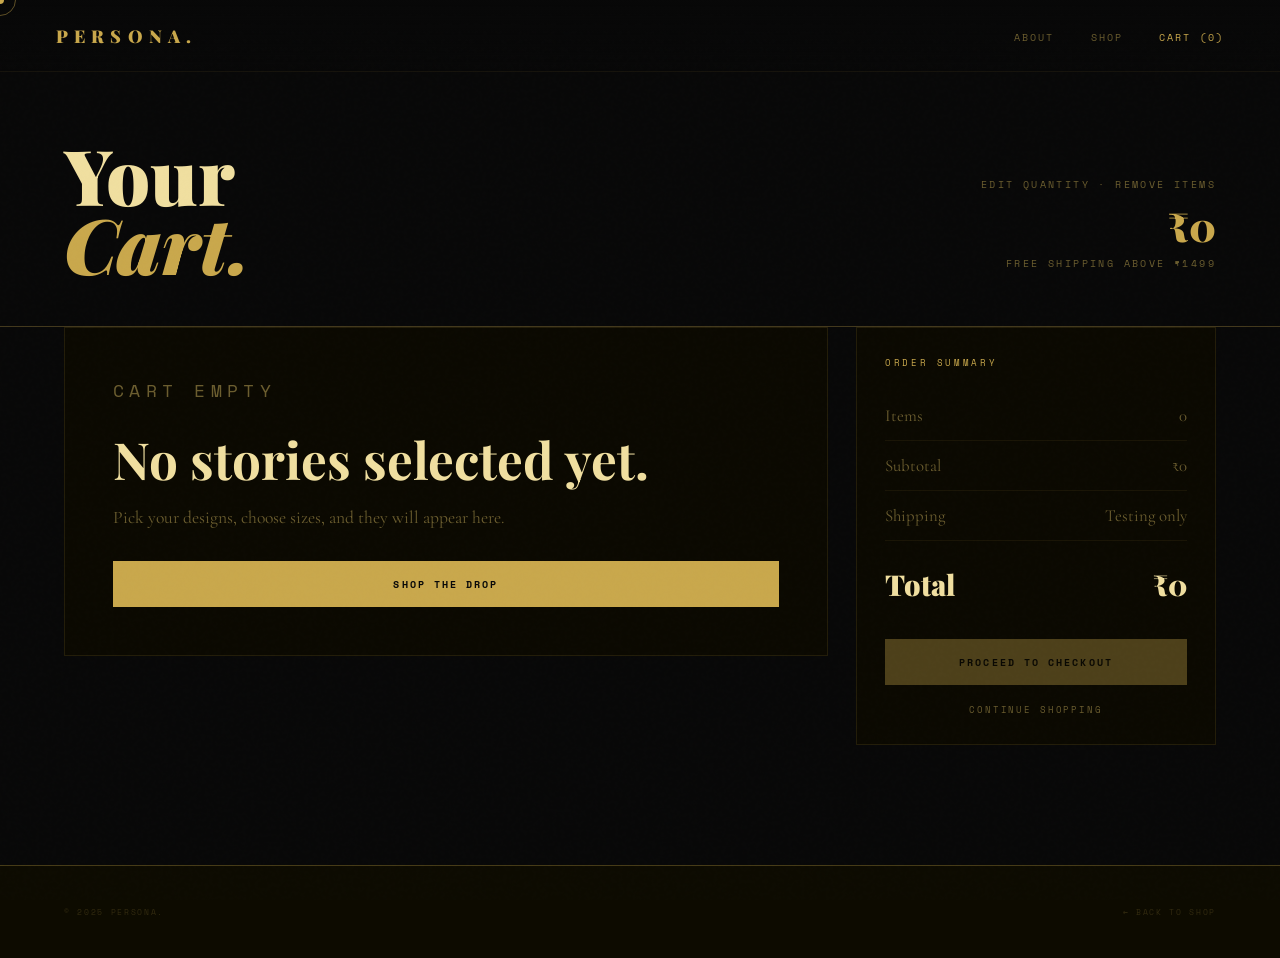
<file: cart.html>
<!DOCTYPE html>
<html lang="en">
<head>
  <meta charset="UTF-8" />
  <meta name="viewport" content="width=device-width, initial-scale=1.0" />
  <title>PERSONA — Cart</title>
  <link href="https://fonts.googleapis.com/css2?family=Playfair+Display:ital,wght@0,400;0,700;0,900;1,400&family=Cormorant+Garamond:wght@300;400;600&family=Space+Mono:wght@400;700&display=swap" rel="stylesheet" />
  <link rel="stylesheet" href="shop.css" />
</head>
<body>
  <div id="cursor-dot"></div>
  <div id="cursor-ring"></div>

  <nav>
    <a class="nav-logo" href="index.html">Persona.</a>
    <ul class="nav-links">
      <li><a href="index.html#about">About</a></li>
      <li><a href="shop.html">Shop</a></li>
      <li><a href="cart.html" style="color:var(--gold)">Cart (<span id="cartCount">0</span>)</a></li>
    </ul>
  </nav>

  <header class="page-header compact-header">
    <h1>Your <em>Cart.</em></h1>
    <div class="page-header-meta">
      <p>Edit quantity · Remove items</p>
      <span id="cartHeaderTotal">₹0</span>
      <p style="margin-top:4px">Free shipping above ₹1499</p>
    </div>
  </header>

  <main class="cart-shell">
    <section class="cart-list" id="cartItems"></section>

    <aside class="cart-summary">
      <p class="summary-label">Order Summary</p>
      <div class="summary-row"><span>Items</span><span id="summaryItems">0</span></div>
      <div class="summary-row"><span>Subtotal</span><span id="summarySubtotal">₹0</span></div>
      <div class="summary-row"><span>Shipping</span><span id="summaryShipping">Testing only</span></div>
      <div class="summary-total"><span>Total</span><span id="summaryTotal">₹0</span></div>
      <a class="summary-btn" id="checkoutLink" href="checkout.html">Proceed to Checkout</a>
      <a class="summary-link" href="shop.html">Continue Shopping</a>
    </aside>
  </main>

  <div class="cart-toast" id="cartToast">Cart updated ✦</div>

  <footer class="shop-footer">
    <p>© 2025 Persona.</p>
    <p><a href="shop.html">← Back to Shop</a></p>
  </footer>

  <script src="cart.js"></script>
</body>
</html>
</file>
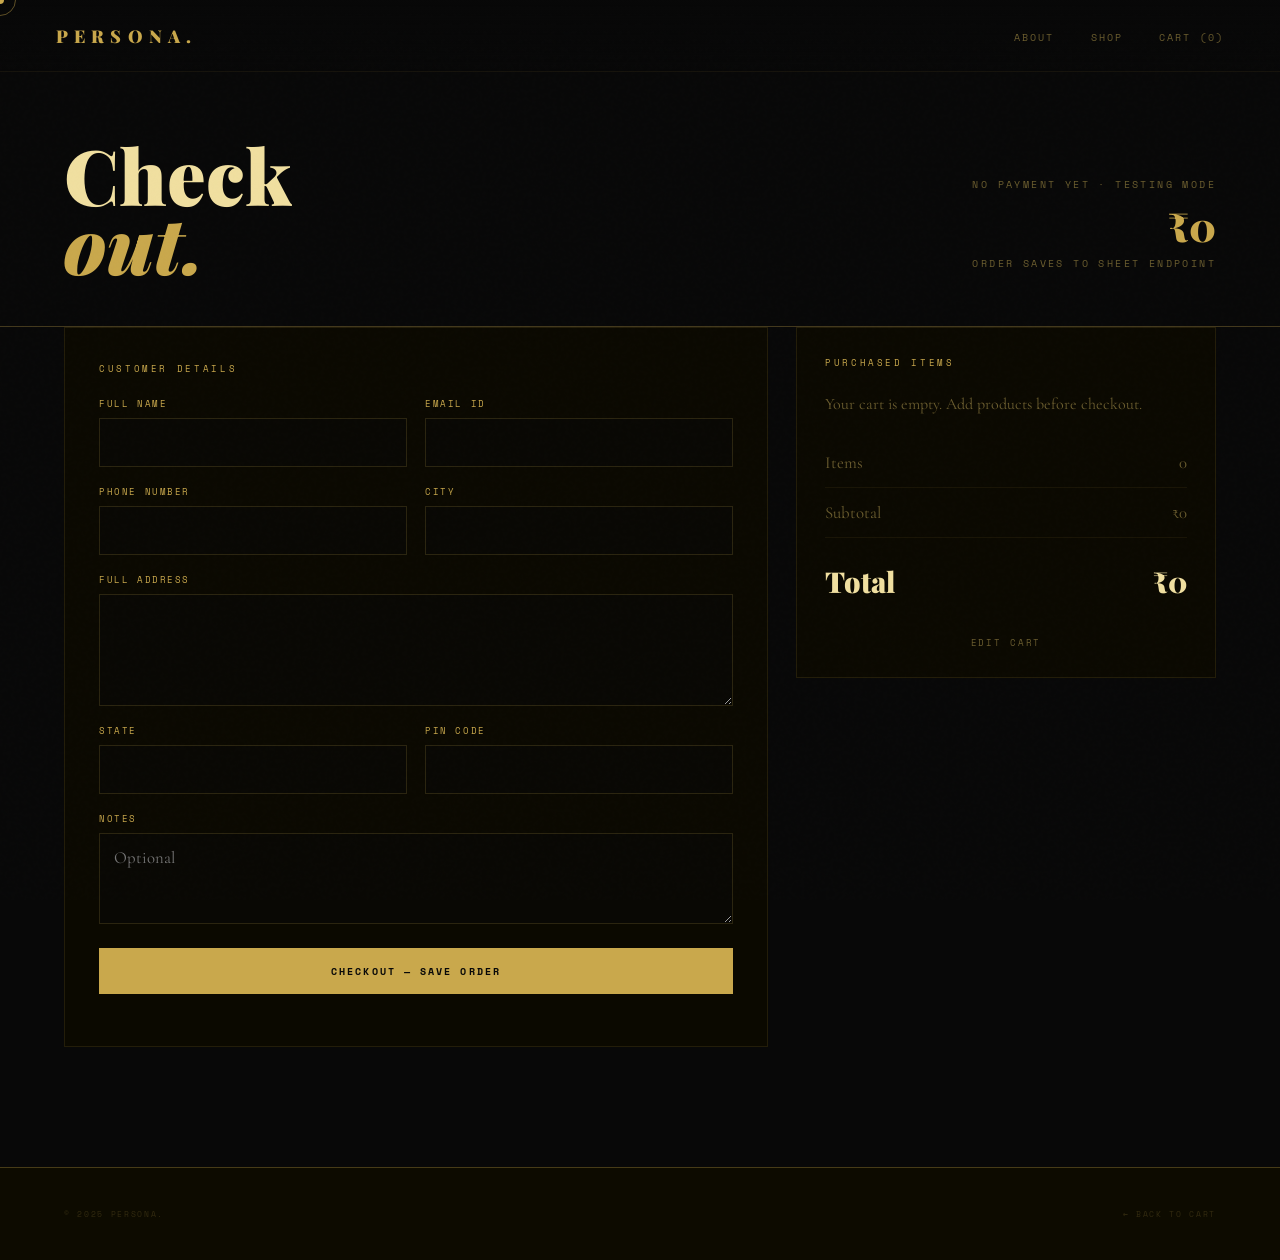
<file: checkout.html>
<!DOCTYPE html>
<html lang="en">
<head>
  <meta charset="UTF-8" />
  <meta name="viewport" content="width=device-width, initial-scale=1.0" />
  <title>PERSONA — Checkout</title>
  <link href="https://fonts.googleapis.com/css2?family=Playfair+Display:ital,wght@0,400;0,700;0,900;1,400&family=Cormorant+Garamond:wght@300;400;600&family=Space+Mono:wght@400;700&display=swap" rel="stylesheet" />
  <link rel="stylesheet" href="shop.css" />
</head>
<body>
  <div id="cursor-dot"></div>
  <div id="cursor-ring"></div>

  <nav>
    <a class="nav-logo" href="index.html">Persona.</a>
    <ul class="nav-links">
      <li><a href="index.html#about">About</a></li>
      <li><a href="shop.html">Shop</a></li>
      <li><a href="cart.html">Cart (<span id="cartCount">0</span>)</a></li>
    </ul>
  </nav>

  <header class="page-header compact-header">
    <h1>Check<em>out.</em></h1>
    <div class="page-header-meta">
      <p>No payment yet · Testing mode</p>
      <span id="checkoutHeaderTotal">₹0</span>
      <p style="margin-top:4px">Order saves to sheet endpoint</p>
    </div>
  </header>

  <main class="checkout-shell">
    <form class="checkout-form" id="checkoutForm">
      <p class="summary-label">Customer Details</p>
      <div class="form-grid">
        <label>
          Full Name
          <input name="name" type="text" autocomplete="name" required />
        </label>
        <label>
          Email ID
          <input name="email" type="email" autocomplete="email" required />
        </label>
        <label>
          Phone Number
          <input name="phone" type="tel" autocomplete="tel" required />
        </label>
        <label>
          City
          <input name="city" type="text" autocomplete="address-level2" required />
        </label>
        <label class="span-2">
          Full Address
          <textarea name="address" rows="4" autocomplete="street-address" required></textarea>
        </label>
        <label>
          State
          <input name="state" type="text" autocomplete="address-level1" required />
        </label>
        <label>
          PIN Code
          <input name="pincode" type="text" autocomplete="postal-code" required />
        </label>
        <label class="span-2">
          Notes
          <textarea name="notes" rows="3" placeholder="Optional"></textarea>
        </label>
      </div>
      <button class="summary-btn checkout-submit" type="submit">Checkout — Save Order</button>
      <p class="checkout-status" id="checkoutStatus"></p>
    </form>

    <aside class="checkout-summary">
      <p class="summary-label">Purchased Items</p>
      <div id="checkoutItems"></div>
      <div class="summary-row"><span>Items</span><span id="checkoutItemsCount">0</span></div>
      <div class="summary-row"><span>Subtotal</span><span id="checkoutSubtotal">₹0</span></div>
      <div class="summary-total"><span>Total</span><span id="checkoutTotal">₹0</span></div>
      <a class="summary-link" href="cart.html">Edit Cart</a>
    </aside>
  </main>

  <footer class="shop-footer">
    <p>© 2025 Persona.</p>
    <p><a href="cart.html">← Back to Cart</a></p>
  </footer>

  <script src="checkout.js"></script>
</body>
</html>
</file>
<file: shop.css>
*, *::before, *::after { margin: 0; padding: 0; box-sizing: border-box; }

:root {
  --black: #080808;
  --deep: #0d0b00;
  --gold: #c9a84c;
  --gold-light: #e8c96a;
  --gold-dim: rgba(201,168,76,0.3);
  --gold-faint: rgba(201,168,76,0.08);
  --muted: #6b5d2f;
  --cream: #f0dfa0;
}

html { scroll-behavior: smooth; }

body {
  background: var(--black);
  color: var(--cream);
  font-family: 'Cormorant Garamond', serif;
  overflow-x: hidden;
  cursor: none;
}

#cursor-dot, #cursor-ring {
  position: fixed;
  pointer-events: none;
  transform: translate(-50%, -50%);
}

#cursor-dot {
  width: 8px;
  height: 8px;
  background: var(--gold);
  border-radius: 50%;
  z-index: 9999;
  transition: width .2s, height .2s;
}

#cursor-ring {
  width: 32px;
  height: 32px;
  border: 1.5px solid var(--gold);
  border-radius: 50%;
  opacity: .45;
  z-index: 9998;
  transition: width .3s, height .3s, opacity .3s;
}

body.hovering #cursor-dot {
  width: 14px;
  height: 14px;
  background: var(--gold-light);
}

body.hovering #cursor-ring {
  width: 52px;
  height: 52px;
  opacity: .2;
}

body::after {
  content: '';
  position: fixed;
  inset: 0;
  background-image: url("data:image/svg+xml,%3Csvg viewBox='0 0 256 256' xmlns='http://www.w3.org/2000/svg'%3E%3Cfilter id='n'%3E%3CfeTurbulence type='fractalNoise' baseFrequency='0.85' numOctaves='4' stitchTiles='stitch'/%3E%3C/filter%3E%3Crect width='100%25' height='100%25' filter='url(%23n)' opacity='0.04'/%3E%3C/svg%3E");
  pointer-events: none;
  z-index: 200;
  opacity: .35;
}

nav {
  position: fixed;
  top: 0;
  left: 0;
  right: 0;
  z-index: 500;
  padding: 24px 56px;
  display: flex;
  justify-content: space-between;
  align-items: center;
  background: linear-gradient(to bottom, rgba(8,8,8,.98), transparent);
  border-bottom: 1px solid rgba(201,168,76,.08);
}

.nav-logo {
  font-family: 'Playfair Display', serif;
  font-size: 1.1rem;
  font-weight: 900;
  letter-spacing: .35em;
  text-transform: uppercase;
  color: var(--gold);
  text-decoration: none;
}

.nav-links {
  display: flex;
  gap: 36px;
  list-style: none;
}

.nav-links a {
  font-family: 'Space Mono', monospace;
  font-size: .6rem;
  letter-spacing: .22em;
  text-transform: uppercase;
  color: var(--muted);
  text-decoration: none;
  transition: color .2s;
}

.nav-links a:hover { color: var(--gold); }

.page-header {
  padding: 140px 64px 60px;
  display: flex;
  justify-content: space-between;
  align-items: flex-end;
  border-bottom: 1px solid var(--gold-dim);
  max-width: 1400px;
  margin: 0 auto;
}

.page-header h1 {
  font-family: 'Playfair Display', serif;
  font-size: clamp(3rem, 6vw, 7rem);
  font-weight: 900;
  line-height: .9;
  color: var(--cream);
}

.page-header h1 em {
  font-style: italic;
  color: var(--gold);
  display: block;
}

.page-header-meta { text-align: right; }

.page-header-meta p {
  font-family: 'Space Mono', monospace;
  font-size: .6rem;
  letter-spacing: .25em;
  text-transform: uppercase;
  color: var(--muted);
  margin-bottom: 8px;
}

.page-header-meta span {
  font-family: 'Playfair Display', serif;
  font-size: 2.5rem;
  font-weight: 900;
  color: var(--gold);
}

.filter-bar {
  padding: 32px 64px;
  max-width: 1400px;
  margin: 0 auto;
  display: flex;
  gap: 12px;
  flex-wrap: wrap;
  align-items: center;
}

.filter-label {
  font-family: 'Space Mono', monospace;
  font-size: .55rem;
  letter-spacing: .3em;
  text-transform: uppercase;
  color: var(--muted);
  margin-right: 12px;
}

.filter-btn {
  font-family: 'Space Mono', monospace;
  font-size: .58rem;
  letter-spacing: .15em;
  text-transform: uppercase;
  padding: 8px 20px;
  border: 1px solid var(--gold-dim);
  background: transparent;
  color: var(--muted);
  cursor: none;
  transition: all .2s;
}

.filter-btn:hover, .filter-btn.active {
  border-color: var(--gold);
  color: var(--gold);
  background: var(--gold-faint);
}

.shop-grid {
  padding: 0 64px 120px;
  display: grid;
  grid-template-columns: repeat(3, minmax(0, 1fr));
  gap: 2px;
  max-width: 1400px;
  margin: 0 auto;
}

.product-card {
  position: relative;
  background: #0b0900;
  border: 1px solid rgba(201,168,76,.06);
  overflow: hidden;
  cursor: none;
  transition: border-color .3s, transform .3s;
}

.product-card:hover {
  border-color: rgba(201,168,76,.35);
  transform: translateY(-2px);
}

.product-card-open {
  display: block;
  width: 100%;
  border: 0;
  padding: 0;
  background: transparent;
  color: inherit;
  cursor: none;
  text-align: inherit;
}

.product-card-img {
  position: relative;
  aspect-ratio: 3 / 4;
  overflow: hidden;
  display: flex;
  align-items: center;
  justify-content: center;
  background: #0d0a00;
}

.product-card-img img {
  width: 100%;
  height: 100%;
  object-fit: cover;
  transition: transform .6s cubic-bezier(.25,.46,.45,.94), opacity .3s;
}

.product-card:hover .product-card-img img { transform: scale(1.04); }

.product-open-hint {
  position: absolute;
  left: 20px;
  bottom: 20px;
  font-family: 'Space Mono', monospace;
  font-size: .48rem;
  letter-spacing: .28em;
  text-transform: uppercase;
  color: var(--gold);
  opacity: 0;
  transform: translateY(10px);
  transition: opacity .25s, transform .25s;
}

.product-card:hover .product-open-hint {
  opacity: .9;
  transform: translateY(0);
}

.product-info {
  padding: 20px 24px 24px;
  border-top: 1px solid rgba(201,168,76,.08);
}

.product-universe {
  font-family: 'Space Mono', monospace;
  font-size: .5rem;
  letter-spacing: .3em;
  text-transform: uppercase;
  color: var(--gold);
  margin-bottom: 6px;
  opacity: .7;
}

.product-name {
  font-family: 'Playfair Display', serif;
  font-size: 1.15rem;
  font-weight: 700;
  color: var(--cream);
  margin-bottom: 4px;
}

.product-price {
  font-family: 'Space Mono', monospace;
  font-size: .72rem;
  color: var(--gold);
  letter-spacing: .08em;
}

.size-row, .modal-sizes {
  display: flex;
  gap: 6px;
  flex-wrap: wrap;
}

.size-row { margin-top: 14px; }
.modal-sizes { gap: 8px; margin-bottom: 20px; }

.size-btn, .modal-size-btn {
  font-family: 'Space Mono', monospace;
  letter-spacing: .1em;
  border: 1px solid rgba(201,168,76,.22);
  background: transparent;
  color: var(--muted);
  cursor: none;
  transition: all .18s;
}

.size-btn {
  font-size: .5rem;
  padding: 5px 10px;
}

.modal-size-btn {
  font-size: .58rem;
  padding: 10px 18px;
}

.size-btn:hover, .modal-size-btn:hover {
  border-color: var(--gold);
  color: var(--gold);
}

.size-btn.selected, .modal-size-btn.selected {
  background: var(--gold);
  color: var(--black);
  border-color: var(--gold);
}

.add-btn {
  margin-top: 14px;
  width: 100%;
  background: transparent;
  border: 1px solid var(--gold-dim);
  color: var(--gold);
  font-family: 'Space Mono', monospace;
  font-size: .58rem;
  letter-spacing: .22em;
  text-transform: uppercase;
  padding: 12px;
  cursor: none;
  transition: background .25s, color .25s;
}

.add-btn:hover {
  background: var(--gold);
  color: var(--black);
}

.modal-overlay {
  position: fixed;
  inset: 0;
  background: rgba(0,0,0,.85);
  z-index: 1000;
  display: flex;
  align-items: center;
  justify-content: center;
  opacity: 0;
  pointer-events: none;
  transition: opacity .3s;
  backdrop-filter: blur(8px);
}

.modal-overlay.open {
  opacity: 1;
  pointer-events: all;
}

.modal {
  background: #0d0a00;
  border: 1px solid var(--gold-dim);
  width: 900px;
  max-width: 95vw;
  max-height: 90vh;
  display: grid;
  grid-template-columns: 1fr 1fr;
  overflow: hidden;
  transform: translateY(24px);
  transition: transform .35s;
}

.modal-overlay.open .modal { transform: translateY(0); }

.modal-visual {
  background: #080600;
  position: relative;
  display: flex;
  align-items: center;
  justify-content: center;
  overflow: hidden;
  min-height: 500px;
  padding: 48px;
}

.modal-visual-bg {
  position: absolute;
  inset: 0;
  background: radial-gradient(ellipse at 50% 40%, rgba(201,168,76,.08) 0%, transparent 70%);
}

.modal-design-image {
  position: relative;
  z-index: 2;
  width: min(82%, 360px);
  max-height: 420px;
  object-fit: contain;
  filter: drop-shadow(0 0 34px rgba(201,168,76,.18));
}

.modal-info {
  padding: 48px 40px;
  display: flex;
  flex-direction: column;
  overflow-y: auto;
}

.modal-close {
  position: fixed;
  top: 24px;
  right: 28px;
  background: none;
  border: none;
  color: var(--muted);
  font-size: 1.5rem;
  cursor: none;
  z-index: 1100;
  transition: color .2s;
  font-family: 'Space Mono', monospace;
}

.modal-close:hover { color: var(--gold); }

.modal-universe {
  font-family: 'Space Mono', monospace;
  font-size: .52rem;
  letter-spacing: .35em;
  text-transform: uppercase;
  color: var(--gold);
  margin-bottom: 12px;
  opacity: .75;
}

.modal-title {
  font-family: 'Playfair Display', serif;
  font-size: 2.2rem;
  font-weight: 900;
  color: var(--cream);
  line-height: 1.1;
  margin-bottom: 8px;
}

.modal-price {
  font-family: 'Playfair Display', serif;
  font-size: 2rem;
  font-weight: 700;
  color: var(--gold);
  margin-bottom: 28px;
}

.modal-desc {
  font-size: 1rem;
  font-weight: 300;
  color: var(--muted);
  line-height: 1.8;
  margin-bottom: 28px;
}

.modal-label {
  font-family: 'Space Mono', monospace;
  font-size: .52rem;
  letter-spacing: .25em;
  text-transform: uppercase;
  color: var(--muted);
  margin-bottom: 10px;
}

.modal-add-btn {
  width: 100%;
  padding: 16px;
  background: var(--gold);
  color: var(--black);
  font-family: 'Space Mono', monospace;
  font-size: .68rem;
  letter-spacing: .22em;
  text-transform: uppercase;
  font-weight: 700;
  border: none;
  cursor: none;
  transition: background .25s, transform .2s;
  margin-top: 8px;
}

.modal-add-btn:hover {
  background: var(--gold-light);
  transform: translateY(-2px);
}

.modal-tags {
  display: flex;
  gap: 8px;
  flex-wrap: wrap;
  margin-top: 20px;
}

.modal-tag {
  font-family: 'Space Mono', monospace;
  font-size: .45rem;
  letter-spacing: .15em;
  padding: 4px 10px;
  border: 1px solid rgba(201,168,76,.15);
  color: rgba(201,168,76,.45);
}

.cart-toast {
  position: fixed;
  bottom: 40px;
  right: 40px;
  background: var(--gold);
  color: var(--black);
  font-family: 'Space Mono', monospace;
  font-size: .65rem;
  letter-spacing: .18em;
  text-transform: uppercase;
  font-weight: 700;
  padding: 16px 28px;
  z-index: 2000;
  transform: translateY(80px);
  opacity: 0;
  transition: transform .35s, opacity .35s;
}

.cart-toast.show {
  transform: translateY(0);
  opacity: 1;
}

.shop-footer {
  background: var(--deep);
  padding: 40px 64px;
  border-top: 1px solid var(--gold-dim);
  display: flex;
  justify-content: space-between;
  align-items: center;
}

.shop-footer p {
  font-family: 'Space Mono', monospace;
  font-size: .52rem;
  letter-spacing: .2em;
  color: rgba(201,168,76,.2);
  text-transform: uppercase;
}

.shop-footer a {
  color: rgba(201,168,76,.2);
  text-decoration: none;
  transition: color .2s;
}

.shop-footer a:hover { color: var(--gold); }

.compact-header {
  padding-bottom: 48px;
}

.cart-shell, .checkout-shell {
  max-width: 1400px;
  margin: 0 auto;
  padding: 0 64px 120px;
  display: grid;
  gap: 28px;
  align-items: start;
}

.cart-shell {
  grid-template-columns: minmax(0, 1fr) 360px;
}

.checkout-shell {
  grid-template-columns: minmax(0, 1fr) 420px;
}

.cart-list, .checkout-form, .checkout-summary, .cart-summary {
  border: 1px solid rgba(201,168,76,.12);
  background: #0b0900;
}

.cart-list {
  min-height: 320px;
}

.cart-summary, .checkout-summary {
  position: sticky;
  top: 104px;
  padding: 28px;
}

.summary-label {
  font-family: 'Space Mono', monospace;
  font-size: .55rem;
  letter-spacing: .3em;
  text-transform: uppercase;
  color: var(--gold);
  margin-bottom: 22px;
}

.summary-row, .summary-total {
  display: flex;
  justify-content: space-between;
  gap: 20px;
  padding: 14px 0;
  border-bottom: 1px solid rgba(201,168,76,.08);
  color: var(--muted);
  font-size: 1.05rem;
}

.summary-total {
  color: var(--cream);
  font-family: 'Playfair Display', serif;
  font-size: 1.8rem;
  font-weight: 900;
  border-bottom: 0;
  margin: 10px 0 22px;
}

.summary-btn {
  display: block;
  width: 100%;
  text-align: center;
  background: var(--gold);
  color: var(--black);
  border: 0;
  padding: 15px 18px;
  font-family: 'Space Mono', monospace;
  font-size: .65rem;
  letter-spacing: .2em;
  text-transform: uppercase;
  text-decoration: none;
  font-weight: 700;
  cursor: none;
  transition: background .25s, transform .2s;
}

.summary-btn:hover {
  background: var(--gold-light);
  transform: translateY(-2px);
}

.summary-link {
  display: block;
  margin-top: 18px;
  text-align: center;
  font-family: 'Space Mono', monospace;
  font-size: .58rem;
  letter-spacing: .2em;
  text-transform: uppercase;
  color: var(--muted);
  text-decoration: none;
}

.summary-link:hover { color: var(--gold); }

.disabled-link {
  opacity: .35;
  pointer-events: none;
}

.empty-cart {
  padding: 48px;
}

.empty-cart h2 {
  font-family: 'Playfair Display', serif;
  font-size: clamp(2rem, 4vw, 3.8rem);
  color: var(--cream);
  line-height: 1;
  margin-bottom: 18px;
}

.empty-cart p {
  color: var(--muted);
  font-size: 1.1rem;
  line-height: 1.7;
  margin-bottom: 28px;
}

.cart-item {
  display: grid;
  grid-template-columns: 120px minmax(0, 1fr) auto 110px auto;
  gap: 22px;
  align-items: center;
  padding: 22px;
  border-bottom: 1px solid rgba(201,168,76,.08);
}

.cart-item:last-child { border-bottom: 0; }

.cart-item img, .checkout-item img {
  width: 100%;
  aspect-ratio: 1;
  object-fit: cover;
  background: #080600;
  border: 1px solid rgba(201,168,76,.1);
}

.cart-item-info h3, .checkout-item h3 {
  font-family: 'Playfair Display', serif;
  font-size: 1.35rem;
  color: var(--cream);
  margin-bottom: 6px;
}

.cart-item-info p, .checkout-item p {
  color: var(--muted);
  line-height: 1.6;
}

.cart-item-info strong {
  color: var(--gold);
  font-family: 'Space Mono', monospace;
  font-size: .72rem;
}

.qty-control {
  display: flex;
  align-items: center;
  border: 1px solid rgba(201,168,76,.18);
}

.qty-btn, .qty-input {
  width: 38px;
  height: 38px;
  border: 0;
  background: transparent;
  color: var(--gold);
  text-align: center;
  font-family: 'Space Mono', monospace;
  cursor: none;
}

.qty-input {
  width: 46px;
  border-left: 1px solid rgba(201,168,76,.12);
  border-right: 1px solid rgba(201,168,76,.12);
  color: var(--cream);
}

.line-total {
  font-family: 'Space Mono', monospace;
  color: var(--gold);
  font-size: .78rem;
}

.remove-btn {
  background: transparent;
  border: 1px solid rgba(201,168,76,.18);
  color: var(--muted);
  padding: 10px 14px;
  font-family: 'Space Mono', monospace;
  font-size: .52rem;
  letter-spacing: .15em;
  text-transform: uppercase;
  cursor: none;
}

.remove-btn:hover {
  border-color: var(--gold);
  color: var(--gold);
}

.checkout-form {
  padding: 34px;
}

.form-grid {
  display: grid;
  grid-template-columns: repeat(2, minmax(0, 1fr));
  gap: 18px;
}

.form-grid label {
  display: flex;
  flex-direction: column;
  gap: 8px;
  font-family: 'Space Mono', monospace;
  font-size: .55rem;
  letter-spacing: .18em;
  text-transform: uppercase;
  color: var(--gold);
}

.span-2 { grid-column: span 2; }

.form-grid input, .form-grid textarea {
  width: 100%;
  border: 1px solid rgba(201,168,76,.18);
  background: rgba(8,8,8,.55);
  color: var(--cream);
  padding: 13px 14px;
  font-family: 'Cormorant Garamond', serif;
  font-size: 1.05rem;
  outline: none;
  cursor: none;
}

.form-grid input:focus, .form-grid textarea:focus {
  border-color: var(--gold);
}

.checkout-submit {
  margin-top: 24px;
}

.checkout-status {
  margin-top: 18px;
  color: var(--muted);
  font-size: 1.05rem;
  line-height: 1.6;
}

.checkout-item {
  display: grid;
  grid-template-columns: 76px 1fr;
  gap: 16px;
  align-items: center;
  padding: 16px 0;
  border-bottom: 1px solid rgba(201,168,76,.08);
}

.checkout-item:first-of-type { padding-top: 0; }

.checkout-empty {
  color: var(--muted);
  line-height: 1.7;
  margin-bottom: 20px;
}

@keyframes fadeUp {
  from { opacity: 0; transform: translateY(30px); }
  to { opacity: 1; transform: translateY(0); }
}

.page-header h1 { animation: fadeUp .8s .2s both; }
.page-header-meta { animation: fadeUp .8s .4s both; }

@media (max-width: 900px) {
  nav { padding: 20px 24px; }
  .nav-links { display: none; }
  .page-header {
    padding: 120px 24px 40px;
    flex-direction: column;
    gap: 20px;
    align-items: flex-start;
  }
  .page-header-meta { text-align: left; }
  .filter-bar { padding: 24px; }
  .shop-grid {
    padding: 0 24px 80px;
    grid-template-columns: 1fr 1fr;
  }
  .modal { grid-template-columns: 1fr; }
  .modal-visual { min-height: 320px; padding: 32px; }
  .modal-info { padding: 28px 24px; }
  .cart-shell, .checkout-shell {
    padding: 0 24px 80px;
    grid-template-columns: 1fr;
  }
  .cart-summary, .checkout-summary {
    position: static;
  }
  .cart-item {
    grid-template-columns: 86px 1fr;
    gap: 14px;
  }
  .qty-control, .line-total, .remove-btn {
    grid-column: 2;
    justify-self: start;
  }
  .form-grid {
    grid-template-columns: 1fr;
  }
  .span-2 {
    grid-column: span 1;
  }
  .shop-footer {
    padding: 28px 24px;
    flex-direction: column;
    gap: 12px;
    text-align: center;
  }
}

@media (max-width: 560px) {
  .shop-grid { grid-template-columns: 1fr; }
}
</file>
